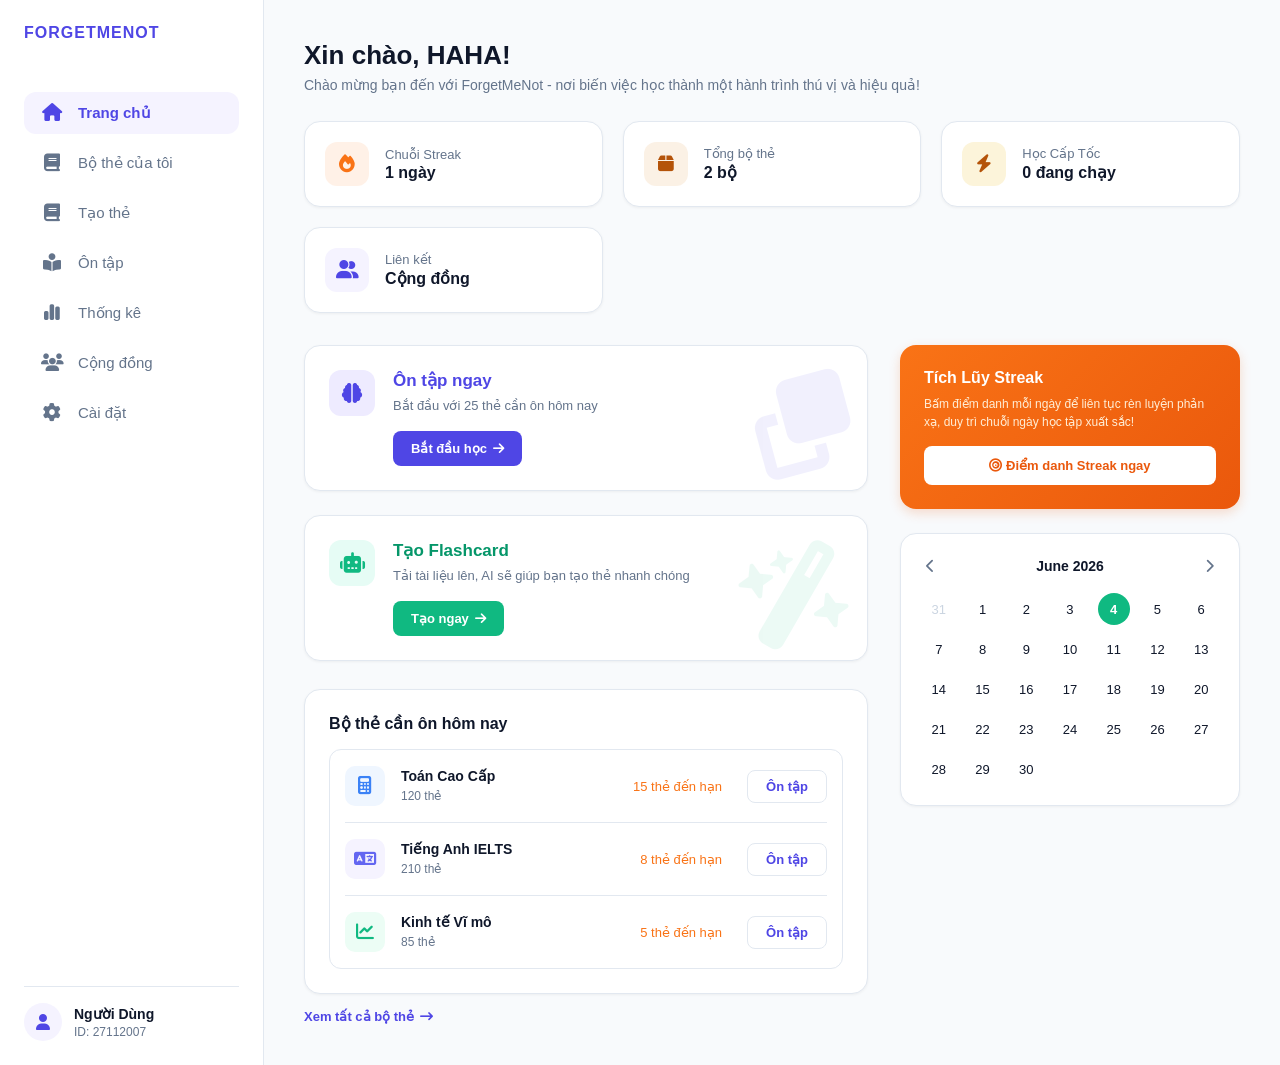
<file: index.html>
<!DOCTYPE html>
<html lang="vi">
<head>
    <meta charset="UTF-8">
    <meta name="viewport" content="width=device-width, initial-scale=1.0">
    <title>ForgetMeNot</title>
    <link rel="stylesheet" href="dashboard.css">
    <link rel="stylesheet" href="style.css">
    <link rel="stylesheet" href="https://cdnjs.cloudflare.com/ajax/libs/font-awesome/6.4.0/css/all.min.css">
</head>
<body>

    <div class="app-container">
        
        <aside class="sidebar" id="sidebar">
            <div class="sidebar-header">
                <div class="logo">
                    <span class="logo-text">ForgetMeNot</span>
                </div>
            </div>

            <nav class="sidebar-menu">
                <a href="index.html" class="menu-item active">
                    <i class="fa-solid fa-house"></i>
                    <span class="menu-text">Trang chủ</span>
                </a>
                <a href="bothe.html" class="menu-item">
                    <i class="fa-solid fa-book"></i>
                    <span class="menu-text">Bộ thẻ của tôi</span>
                </a>
                <a href="taothe.html" class="menu-item">
                    <i class="fa-solid fa-book"></i>
                    <span class="menu-text">Tạo thẻ</span>
                </a>
                <a href="ontap.html" class="menu-item">
                    <i class="fa-solid fa-book-open-reader"></i>
                    <span class="menu-text">Ôn tập</span>
                </a>
                <a href="thongke.html" class="menu-item">
                    <i class="fa-solid fa-chart-simple"></i>
                    <span class="menu-text">Thống kê</span>
                </a>
                <a href="congdong.html" class="menu-item">
                    <i class="fa-solid fa-users"></i>
                    <span class="menu-text">Cộng đồng</span>
                </a>
                <a href="caidat.html" class="menu-item">
                    <i class="fa-solid fa-gear"></i>
                    <span class="menu-text">Cài đặt</span>
                </a>
            </nav>

            <div class="sidebar-footer">
                <div class="user-avatar">
                    <i class="fa-solid fa-user"></i>
                </div>
                <div class="user-info">
                    <p class="user-name">Người Dùng</p>
                    <p class="user-id">ID: 27112007</p>
                </div>
            </div>
        </aside>

        <main class="main-content">
            
            <header class="content-header">
                <h1>Xin chào, HAHA!</h1>
                <p class="welcome-message">Chào mừng bạn đến với ForgetMeNot - nơi biến việc học thành một hành trình thú vị và hiệu quả!
                </p>
                <b></b>
            </header>

            <section class="quick-stats-grid">
                <div class="stat-card">
                    <div class="stat-icon icon-orange"><i class="fa-solid fa-fire"></i></div>
                    <div class="stat-info">
                        <span>Chuỗi Streak</span>
                        <strong>1 ngày</strong>
                    </div>
                </div>
                <div class="stat-card">
                    <div class="stat-icon icon-brown"><i class="fa-solid fa-box"></i></div>
                    <div class="stat-info">
                        <span>Tổng bộ thẻ</span>
                        <strong>2 bộ</strong>
                    </div>
                </div>
                <div class="stat-card">
                    <div class="stat-icon icon-lightning"><i class="fa-solid fa-bolt"></i></div>
                    <div class="stat-info">
                        <span>Học Cấp Tốc</span>
                        <strong>0 đang chạy</strong>
                    </div>
                </div>
                <div class="stat-card">
                    <div class="stat-icon icon-purple"><i class="fa-solid fa-user-group"></i></div>
                    <div class="stat-info">
                        <span>Liên kết</span>
                        <strong>Cộng đồng</strong>
                    </div>
                </div>
            </section>

            <div class="dashboard-body">
                
                <div class="left-column">
                    
                    <section class="features-action-grid">
    
    <div class="action-card review-card">
        <div class="action-icon-block block-purple">
            <i class="fa-solid fa-brain"></i>
        </div>
        <div class="action-card-content">
            <h3>Ôn tập ngay</h3>
            <p>Bắt đầu với 25 thẻ cần ôn hôm nay</p>
            <button class="btn btn-purple">Bắt đầu học <i class="fa-solid fa-arrow-right"></i></button>
        </div>
        <div class="illustration-img">
            <i class="fa-solid fa-clone"></i>
        </div>
    </div>

    <div class="action-card create-card">
        <div class="action-icon-block block-green">
            <i class="fa-solid fa-robot"></i>
        </div>
        <div class="action-card-content">
            <h3>Tạo Flashcard</h3>
            <p>Tải tài liệu lên, AI sẽ giúp bạn tạo thẻ nhanh chóng</p>
            <button class="btn btn-green">Tạo ngay <i class="fa-solid fa-arrow-right"></i></button>
        </div>
        <div class="illustration-img">
            <i class="fa-solid fa-wand-magic-sparkles"></i>
        </div>
    </div>
</section>

<section class="deck-list-container">
    <h3 class="deck-list-title">Bộ thẻ cần ôn hôm nay</h3>
    
    <div class="deck-list-content">
        
        <div class="deck-row-item">
            <div class="deck-left">
                <div class="deck-icon-box bg-blue">
                    <i class="fa-solid fa-calculator"></i>
                </div>
                <div class="deck-text">
                    <h4>Toán Cao Cấp</h4>
                    <span>120 thẻ</span>
                </div>
            </div>
            <div class="deck-right">
                <span class="txt-orange font-13">15 thẻ đến hạn</span>
                <button class="btn-outline-review">Ôn tập</button>
            </div>
        </div>

        <div class="deck-row-item">
            <div class="deck-left">
                <div class="deck-icon-box bg-purple">
                    <i class="fa-solid fa-language"></i>
                </div>
                <div class="deck-text">
                    <h4>Tiếng Anh IELTS</h4>
                    <span>210 thẻ</span>
                </div>
            </div>
            <div class="deck-right">
                <span class="txt-orange font-13">8 thẻ đến hạn</span>
                <button class="btn-outline-review">Ôn tập</button>
            </div>
        </div>

        <div class="deck-row-item">
            <div class="deck-left">
                <div class="deck-icon-box bg-green">
                    <i class="fa-solid fa-chart-line"></i>
                </div>
                <div class="deck-text">
                    <h4>Kinh tế Vĩ mô</h4>
                    <span>85 thẻ</span>
                </div>
            </div>
            <div class="deck-right">
                <span class="txt-orange font-13">5 thẻ đến hạn</span>
                <button class="btn-outline-review">Ôn tập</button>
            </div>
        </div>
    </div>
</section>
                    
                        <a href="#" class="view-all-decks">Xem tất cả bộ thẻ <i class="fa-solid fa-arrow-right-long"></i></a>
                    </section>
                </div>

                <div class="right-column">
                    <div class="streak-banner">
                        <h4>Tích Lũy Streak</h4>
                        <p>Bấm điểm danh mỗi ngày để liên tục rèn luyện phản xạ, duy trì chuỗi ngày học tập xuất sắc!</p>
                        <button class="btn-streak-check"><i class="fa-solid fa-bullseye"></i> Điểm danh Streak ngay</button>
                    </div>

                    <div class="calendar-card">
                        <div class="calendar-header">
                            <i class="fa-solid fa-chevron-left"></i>
                            <span>June 2026</span>
                            <i class="fa-solid fa-chevron-right"></i>
                        </div>
                        <div class="calendar-grid">
                            <span class="day disabled">31</span><span>1</span><span>2</span><span>3</span>
                            <span class="day active">4</span><span>5</span><span>6</span><span>7</span>
                            <span>8</span><span>9</span><span>10</span><span>11</span><span>12</span>
                            <span>13</span><span>14</span><span>15</span><span>16</span><span>17</span>
                            <span>18</span><span>19</span><span>20</span><span>21</span><span>22</span>
                            <span>23</span><span>24</span><span>25</span><span>26</span><span>27</span>
                            <span>28</span><span>29</span><span>30</span>
                        </div>
                    </div>
                </div>

            </div>
        </main>
    </div>
</body>
</html>
</file>
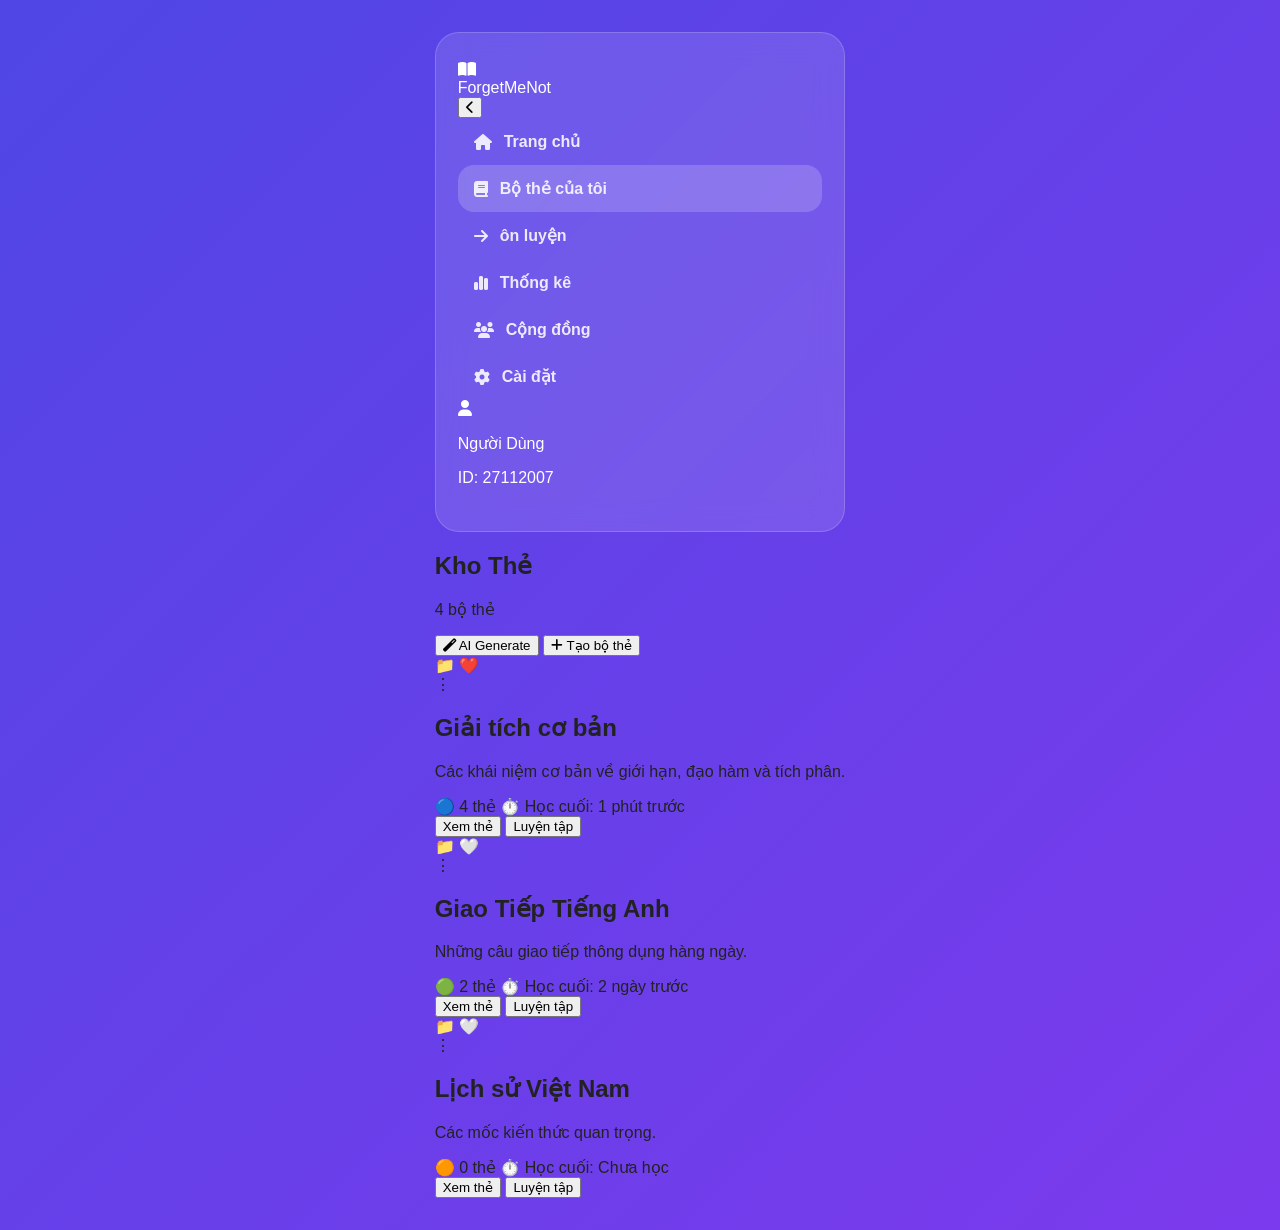
<file: bothe.html>
<!DOCTYPE html>
<html lang="vi">
<head>
    <meta charset="UTF-8">
    <meta name="viewport" content="width=device-width, initial-scale=1.0">
    <title>Các Bộ Thẻ Của Tôi</title>
    <link rel="stylesheet" href="bothe.css">
    <link rel="stylesheet" href="https://cdnjs.cloudflare.com/ajax/libs/font-awesome/6.4.0/css/all.min.css">
</head>
<body>

    <div class="app-container">
        
        <aside class="sidebar" id="sidebar">
            <div class="sidebar-header">
                <div class="logo">
                    <div class="logo-book-icon">
                        <i class="fa-solid fa-book-open"></i>
                    </div>
                    <span class="logo-text">ForgetMeNot</span>
                </div>
                <button class="toggle-btn">
                    <i class="fa-solid fa-chevron-left" id="toggle-icon"></i>
                </button>
            </div>

            <nav class="sidebar-menu">
                <a href="index.html" class="menu-item">
                    <i class="fa-solid fa-house"></i>
                    <span class="menu-text">Trang chủ</span>
                </a>
                <a href="bothe.html" class="menu-item active">
                    <i class="fa-solid fa-book"></i>
                    <span class="menu-text">Bộ thẻ của tôi</span>
                </a>
                <a href="ontap.html" class="menu-item">
                    <i class="fa-solid fa-arrow-right"></i>
                    <span class="menu-text">ôn luyện</span>
                </a>
                <a href="thongke.html" class="menu-item">
                    <i class="fa-solid fa-chart-simple"></i>
                    <span class="menu-text">Thống kê</span>
                </a>
                <a href="congdong.html" class="menu-item">
                    <i class="fa-solid fa-users"></i>
                    <span class="menu-text">Cộng đồng</span>
                </a>

                <a href="caidat.html" class="menu-item">
                    <i class="fa-solid fa-gear"></i>
                    <span class="menu-text">Cài đặt</span>
                </a>
            </nav>

            <div class="sidebar-footer">
                <div class="user-avatar">
                    <i class="fa-solid fa-user"></i>
                </div>
                <div class="user-info">
                    <p class="user-name">Người Dùng</p>
                    <p class="user-id">ID: 27112007</p>
                </div>
            </div>
        </aside>

        <section class="page">
            <div class="page-header">
                <div>
                    <h1>Kho Thẻ</h1>
                    <p class="page-subtitle">4 bộ thẻ</p>
                </div>
                <div class="page-actions">
                    <button class="secondary-btn"><i class="fa-solid fa-magic"></i> AI Generate</button>
                    <button class="primary-btn"><i class="fa-solid fa-plus"></i> Tạo bộ thẻ</button>
                </div>
            </div>

            <div class="deck-container">


            <div class="deck-card blue-deck">
                <div class="deck-header">
                    <div class="header-icons">
                        <span class="folder-icon">📁</span>
                        <span class="heart-icon">❤️</span>
                    </div>
                    <span class="menu-icon">⋮</span>
                </div>

                <div class="deck-content">
                    <h2>Giải tích cơ bản</h2>
                    <p>Các khái niệm cơ bản về giới hạn, đạo hàm và tích phân.</p>
                    
                    <div class="deck-stats">
                        <span class="stat-item">🔵 4 thẻ</span>
                        <span class="stat-item">⏱️ Học cuối: 1 phút trước</span>
                    </div>

                    <div class="deck-buttons">
                        <button class="btn-outline">Xem thẻ</button>
                        <button class="btn-blue">Luyện tập</button>
                    </div>
                </div>
            </div>

            <div class="deck-card green-deck">
                <div class="deck-header">
                    <div class="header-icons">
                        <span class="folder-icon">📁</span>
                        <span class="heart-icon">🤍</span>
                    </div>
                    <span class="menu-icon">⋮</span>
                </div>

                <div class="deck-content">
                    <h2>Giao Tiếp Tiếng Anh</h2>
                    <p>Những câu giao tiếp thông dụng hàng ngày.</p>
                    
                    <div class="deck-stats">
                        <span class="stat-item">🟢 2 thẻ</span>
                        <span class="stat-item">⏱️ Học cuối: 2 ngày trước</span>
                    </div>

                    <div class="deck-buttons">
                        <button class="btn-outline">Xem thẻ</button>
                        <button class="btn-green">Luyện tập</button>
                    </div>
                </div>
            </div>

            <div class="deck-card orange-deck">
                <div class="deck-header">
                    <div class="header-icons">
                        <span class="folder-icon">📁</span>
                        <span class="heart-icon">🤍</span>
                    </div>
                    <span class="menu-icon">⋮</span>
                </div>

                <div class="deck-content">
                    <h2>Lịch sử Việt Nam</h2>
                    <p>Các mốc kiến thức quan trọng.</p>
                    
                    <div class="deck-stats">
                        <span class="stat-item">🟠 0 thẻ</span>
                        <span class="stat-item">⏱️ Học cuối: Chưa học</span>
                    </div>

                    <div class="deck-buttons">
                        <button class="btn-outline">Xem thẻ</button>
                        <button class="btn-orange">Luyện tập</button>
                    </div>
                </div>
            </div>

        </div>
        </section>
    </div>
</body>
</html>
</file>
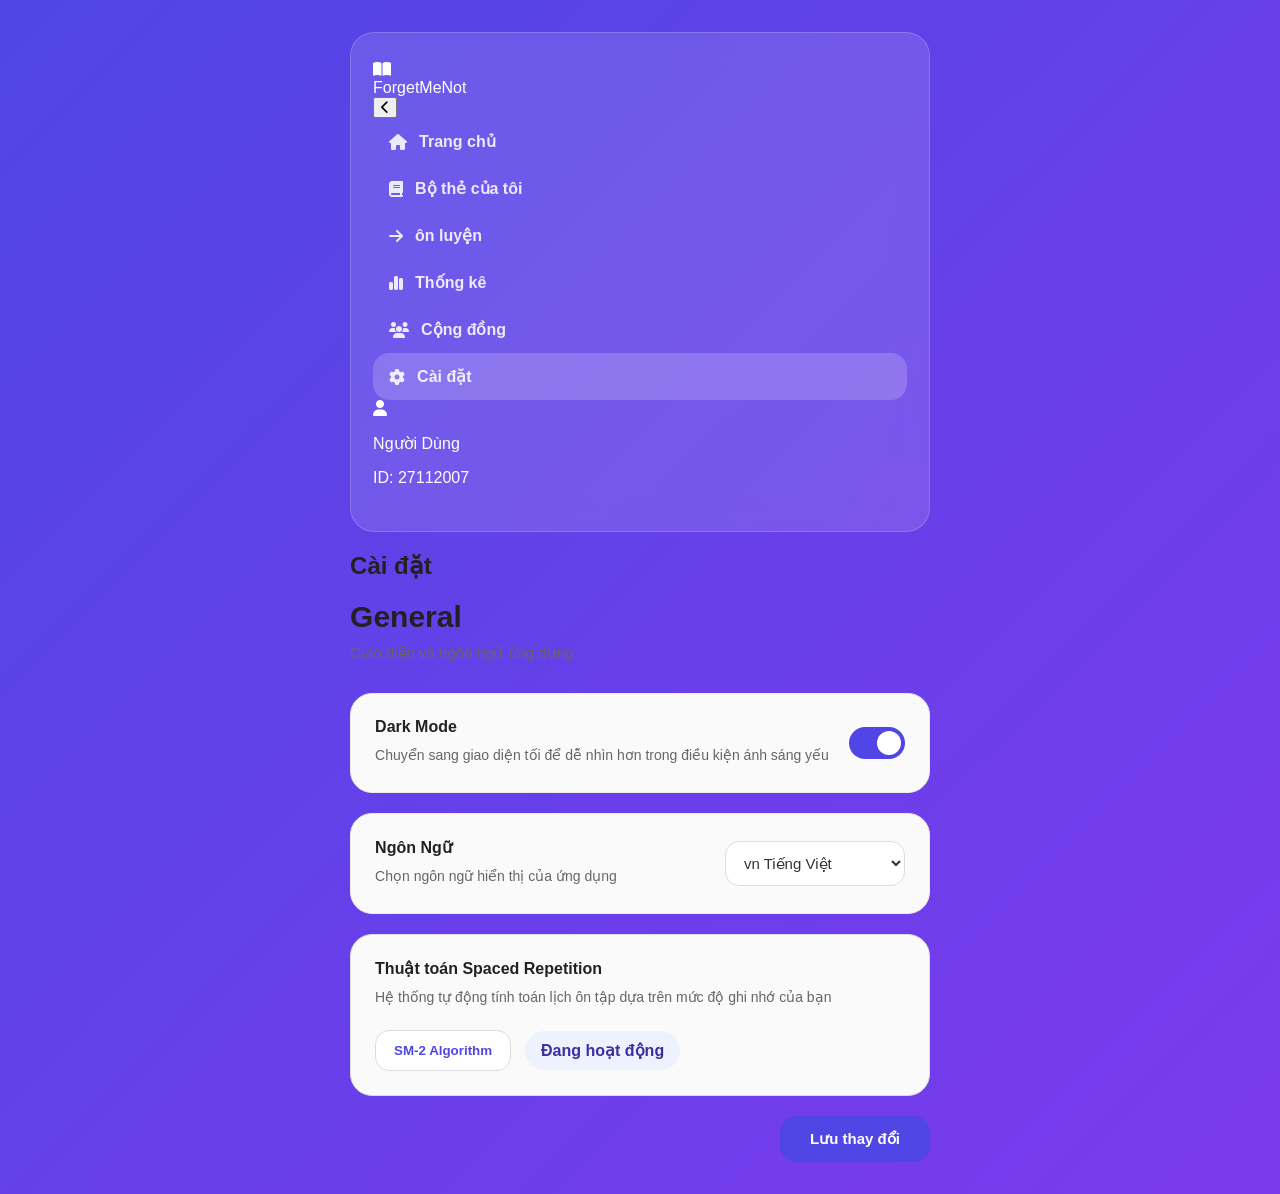
<file: caidat.html>
<!DOCTYPE html>
<html lang="vi">
<head>
    <meta charset="UTF-8">
    <meta name="viewport" content="width=device-width, initial-scale=1.0">
    <title>Cài đặt</title>
    <link rel="stylesheet" href="bothe.css">
    <link rel="stylesheet" href="caidat.css">
    <link rel="stylesheet" href="https://cdnjs.cloudflare.com/ajax/libs/font-awesome/6.4.0/css/all.min.css">
</head>
<body>
    <div class="app-container">
        <aside class="sidebar" id="sidebar">
            <div class="sidebar-header">
                <div class="logo">
                    <div class="logo-book-icon">
                        <i class="fa-solid fa-book-open"></i>
                    </div>
                    <span class="logo-text">ForgetMeNot</span>
                </div>
                <button class="toggle-btn">
                    <i class="fa-solid fa-chevron-left" id="toggle-icon"></i>
                </button>
            </div>


            <nav class="sidebar-menu">
                <a href="index.html" class="menu-item">
                    <i class="fa-solid fa-house"></i>
                    <span class="menu-text">Trang chủ</span>
                </a>
                <a href="bothe.html" class="menu-item">
                    <i class="fa-solid fa-book"></i>
                    <span class="menu-text">Bộ thẻ của tôi</span>
                </a>
                <a href="ontap.html" class="menu-item">
                    <i class="fa-solid fa-arrow-right"></i>
                    <span class="menu-text">ôn luyện</span>
                </a>
                <a href="thongke.html" class="menu-item">
                    <i class="fa-solid fa-chart-simple"></i>
                    <span class="menu-text">Thống kê</span>
                </a>
                <a href="congdong.html" class="menu-item">
                    <i class="fa-solid fa-users"></i>
                    <span class="menu-text">Cộng đồng</span>
                </a>
                <a href="caidat.html" class="menu-item active">
                    <i class="fa-solid fa-gear"></i>
                    <span class="menu-text">Cài đặt</span>
                </a>
            </nav>

            <div class="sidebar-footer">
                <div class="user-avatar">
                    <i class="fa-solid fa-user"></i>
                </div>
                <div class="user-info">
                    <p class="user-name">Người Dùng</p>
                    <p class="user-id">ID: 27112007</p>
                </div>
            </div>
        </aside>

        <section class="page">
            <h1>Cài đặt</h1>
            <div class="settings-content">
                <div class="content-header">
                    <div>
                        <h2>General</h2>
                        <p>Giao diện và ngôn ngữ ứng dụng</p>
                    </div>
                </div>

                <section class="setting-card">
                <div class="setting-row">
                    <div>
                        <p class="setting-label">Dark Mode</p>
                        <span class="setting-desc">Chuyển sang giao diện tối để dễ nhìn hơn trong điều kiện ánh sáng yếu</span>
                    </div>
                    <label class="toggle-switch">
                        <input type="checkbox" checked>
                        <span class="slider"></span>
                    </label>
                </div>
            </section>

            <section class="setting-card">
                <div class="setting-row">
                    <div>
                        <p class="setting-label">Ngôn Ngữ</p>
                        <span class="setting-desc">Chọn ngôn ngữ hiển thị của ứng dụng</span>
                    </div>
                    <select>
                        <option value="vi">vn Tiếng Việt</option>
                        <option value="en">en English</option>
                    </select>
                </div>
            </section>

            <section class="setting-card boxed-panel">
                <div class="panel-label">
                    <p class="setting-label">Thuật toán Spaced Repetition</p>
                    <span class="setting-desc">Hệ thống tự động tính toán lịch ôn tập dựa trên mức độ ghi nhớ của bạn</span>
                </div>
                <div class="panel-actions">
                    <button class="panel-btn">SM-2 Algorithm</button>
                    <span class="status-chip">Đang hoạt động</span>
                </div>
            </section>

            <div class="footer-actions">
                <button class="save-btn">Lưu thay đổi</button>
            </div>
        </div>
        </section>
    </div>
</body>
</html>
</file>
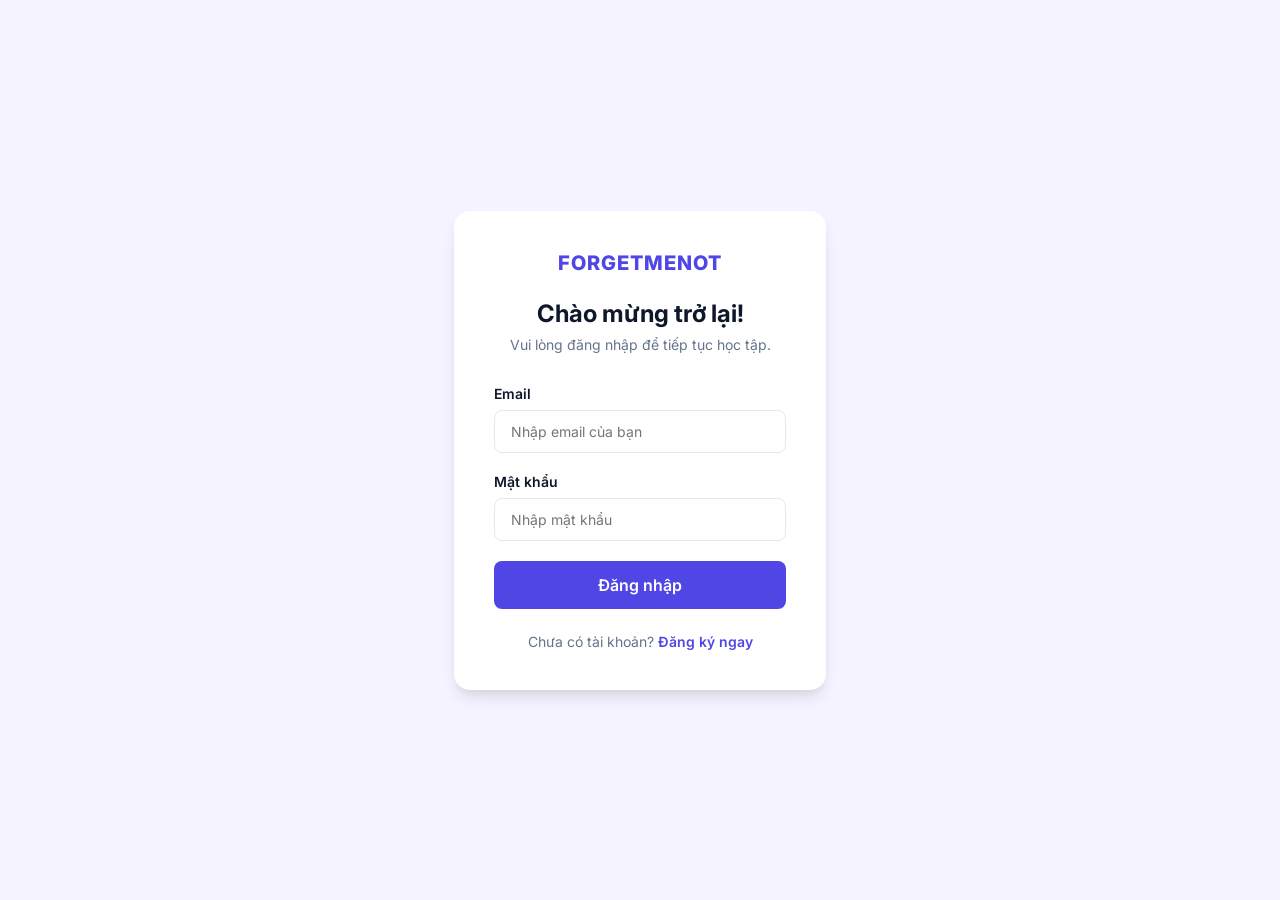
<file: login.html>
<!doctype html>
<html lang="vi">
  <head>
    <meta charset="UTF-8" />
    <meta name="viewport" content="width=device-width, initial-scale=1.0" />
    <title>Đăng nhập - FOGETMENOT</title>
    <link
      href="https://fonts.googleapis.com/css2?family=Inter:wght@400;500;600;700;800&display=swap"
      rel="stylesheet"
    />
    <link rel="stylesheet" href="style.css" />
  </head>
  <body class="login-body">
    <div class="login-container">
      <div class="login-box">
        <div class="login-logo">FORGETMENOT</div>
        <h1 class="login-title">Chào mừng trở lại!</h1>
        <p class="login-subtitle">Vui lòng đăng nhập để tiếp tục học tập.</p>
        <form class="login-form">
          <div class="input-group">
            <label for="email">Email</label>
            <input
              type="email"
              id="email"
              placeholder="Nhập email của bạn"
              required
            />
          </div>
          <div class="input-group">
            <label for="password">Mật khẩu</label>
            <input
              type="password"
              id="password"
              placeholder="Nhập mật khẩu"
              required
            />
          </div>
          <button type="submit" class="btn-login">Đăng nhập</button>
        </form>
        <p class="register-link">
          Chưa có tài khoản? <a href="#">Đăng ký ngay</a>
        </p>
      </div>
    </div>
  </body>
</html>
</file>
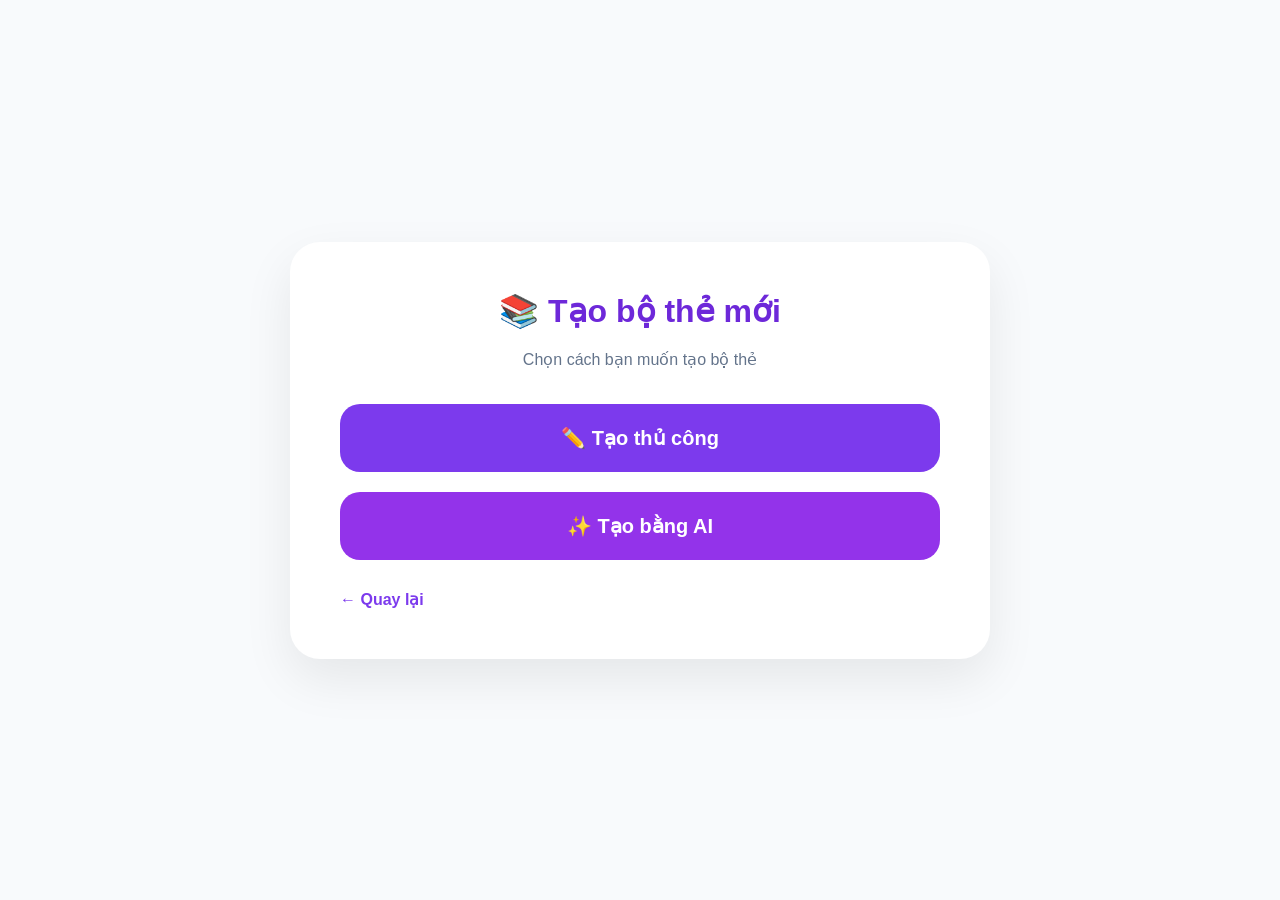
<file: taothe.html>
<!DOCTYPE html>
<html lang="vi">
<head>
    <meta charset="UTF-8">
    <meta name="viewport" content="width=device-width, initial-scale=1.0">
    <title>Chọn cách tạo thẻ</title>
    <link rel="stylesheet" href="styletaothe.css">
</head>
<body>

    <div class="choice-container">

        <h1>📚 Tạo bộ thẻ mới</h1>

        <p>Chọn cách bạn muốn tạo bộ thẻ</p>

        <a href="taothethuong.html" class="choice-btn">
            ✏️ Tạo thủ công
        </a>

        <a href="taotheAI.html" class="choice-btn choice-ai">
            ✨ Tạo bằng AI
        </a>
        <a href="index.html" class="back-btn">
            ← Quay lại
        </a>

    </div>

</body>
</html>
</file>
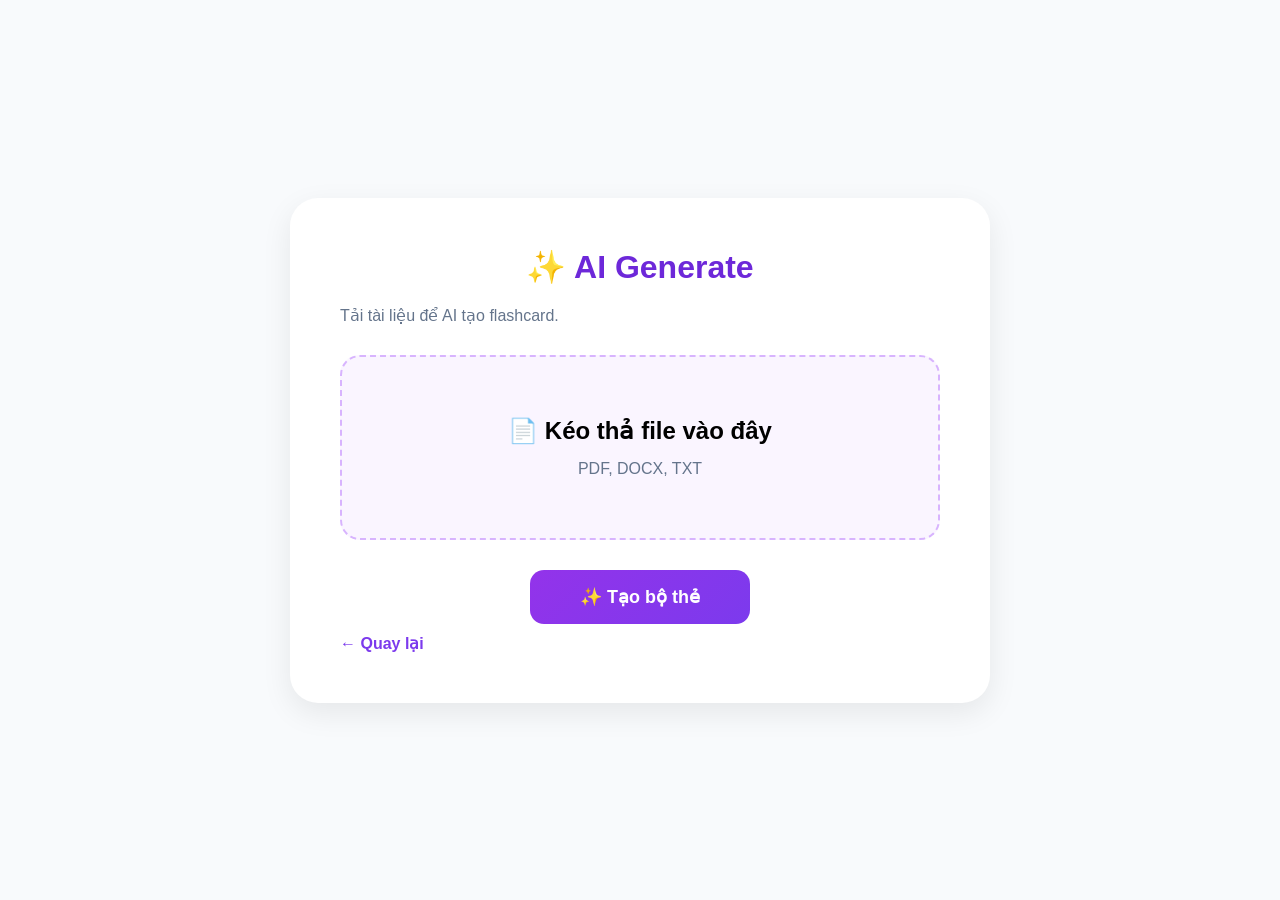
<file: taotheAI.html>
<!DOCTYPE html>
<html lang="vi">
<head>
    <meta charset="UTF-8">
    <title>AI Generate</title>
    <link rel="stylesheet" href="styletaothe.css">
</head>
<body>

<div class="container">

    <h1>✨ AI Generate</h1>

    <p>Tải tài liệu để AI tạo flashcard.</p>

    <div class="upload-box">

        <h2>📄 Kéo thả file vào đây</h2>

        <p>PDF, DOCX, TXT</p>

    </div>

    <button>✨ Tạo bộ thẻ</button>
    <a href="taothe.html" class="back-btn">
    ← Quay lại
</a>
</div>

</body>
</html>
</file>
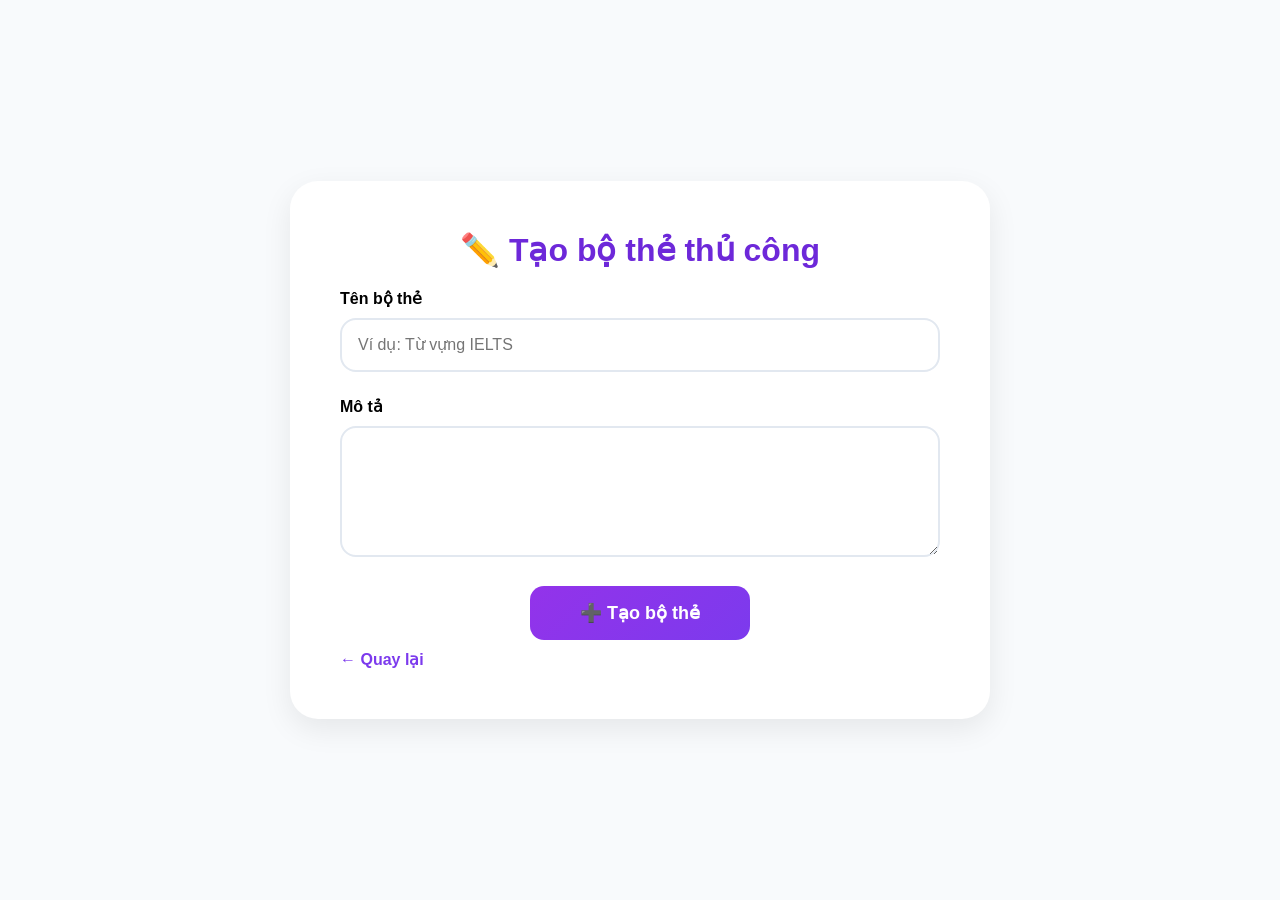
<file: taothethuong.html>
<!DOCTYPE html>
<html lang="vi">
<head>
    <meta charset="UTF-8">
    <title>Tạo bộ thẻ thủ công</title>
    <link rel="stylesheet" href="styletaothe.css">
</head>
<body>

<div class="container">

    <h1>✏️ Tạo bộ thẻ thủ công</h1>

    <div class="form-group">
        <label>Tên bộ thẻ</label>
        <input type="text" placeholder="Ví dụ: Từ vựng IELTS">
    </div>

    <div class="form-group">
        <label>Mô tả</label>
        <textarea rows="5"></textarea>
    </div>

    <button>➕ Tạo bộ thẻ</button>
    <a href="taothe.html" class="back-btn">
    ← Quay lại
</a>

</div>

</body>
</html>
</file>
<file: dashboard.css>
.sidebar-menu {
  display: flex;
  flex-direction: column;
  gap: 8px;
  margin-top: 10px;
}

.menu-item {
  display: flex;
  align-items: center;
  gap: 14px;
  padding: 12px 16px;
  color: var(--text-gray);
  font-weight: 500;
  border-radius: 12px;
  font-size: 15px;
  transition: all 0.2s ease;
}

.menu-item i {
  font-size: 18px;
  width: 24px;
  text-align: center;
  display: inline-flex;
  align-items: center;
  justify-content: center;
}

.menu-item.active {
  background-color: var(--light-purple);
  color: var(--primary-purple);
  font-weight: 700;
}

.menu-item:hover:not(.active) {
  background-color: var(--bg-gray);
  color: var(--text-dark);
}


.sidebar-footer {
  margin-top: auto;   
  padding-top: 16px;
  border-top: 1px solid var(--border-color);
  display: flex;  
  align-items: center;     
  gap: 12px;               
}

.user-avatar {
  width: 38px;
  height: 38px;
  background-color: var(--light-purple);
  color: var(--primary-purple);
  border-radius: 50%;
  display: flex;
  align-items: center;
  justify-content: center;
  font-size: 16px;
  flex-shrink: 0; 
}

.user-info {
  display: flex;
  flex-direction: column; 
  gap: 2px;
  text-align: left;
}

.user-name {
  font-weight: 600;
  font-size: 14px;
  color: var(--text-dark);
  line-height: 1.2;
}

.user-id {
  font-size: 12px;
  color: var(--text-gray);
  line-height: 1.2;
}



.main-content {
  flex: 1;
  padding: 40px;
  max-width: 1400px;
  margin: 0 auto;
  width: 100%;
}

.content-header h1 {
  font-size: 26px;
  font-weight: 700;
  margin-bottom: 6px;
  color: var(--text-dark);
}

.welcome-message {
  font-size: 14px;
  color: var(--text-gray);
  margin-bottom: 28px;
}




.quick-stats-grid {
  display: grid;
  grid-template-columns: repeat(auto-fit, minmax(220px, 1fr));
  gap: 20px;
  margin-bottom: 32px;
}

.stat-card {
  background-color: var(--white);
  border: 1px solid var(--border-color);
  padding: 20px;
  border-radius: 16px;
  display: flex;
  align-items: center;
  gap: 16px;
  box-shadow: 0 1px 3px rgba(0, 0, 0, 0.05);
}

.stat-icon {
  width: 44px;
  height: 44px;
  border-radius: 12px;
  display: flex;
  align-items: center;
  justify-content: center;
  font-size: 18px;
}



.icon-orange { background-color: rgba(249, 115, 22, 0.1); color: #f97316; }
.icon-brown { background-color: rgba(217, 119, 6, 0.1); color: #b45309; }
.icon-lightning { background-color: rgba(234, 179, 8, 0.15); color: #b45309; }
.icon-purple { background-color: var(--light-purple); color: var(--primary-purple); }

.stat-info span {
  display: block;
  font-size: 13px;
  color: var(--text-gray);
  margin-bottom: 2px;
}

.stat-info strong {
  font-size: 16px;
  font-weight: 700;
  color: var(--text-dark);
}



.dashboard-body {
  display: grid;
  grid-template-columns: 1fr 340px;
  gap: 32px;
  align-items: start;
}

@media (max-width: 1024px) {
  .dashboard-body {
    grid-template-columns: 1fr;
  }
}



.features-action-grid {
  display: grid;
  grid-template-columns: repeat(auto-fit, minmax(320px, 1fr));
  gap: 24px;
  margin-bottom: 28px;
}

.action-card {
  background-color: var(--white);
  border: 1px solid var(--border-color);
  border-radius: 16px;
  padding: 24px;
  display: flex;
  gap: 18px;
  position: relative;
  overflow: hidden;
  box-shadow: 0 1px 3px rgba(0, 0, 0, 0.05);
}

.action-icon-block {
  width: 46px;
  height: 46px;
  border-radius: 12px;
  display: flex;
  align-items: center;
  justify-content: center;
  font-size: 20px;
  flex-shrink: 0;
}

.block-purple { background-color: #eeebff; color: #4f46e5; }
.block-green { background-color: #e6fcf5; color: #10b981; }

.action-card-content {
  z-index: 2;
}

.action-card-content h3 {
  font-size: 17px;
  font-weight: 600;
  margin-bottom: 6px;
}

.review-card h3 { color: var(--primary-purple); }
.create-card h3 { color: #059669; }

.action-card-content p {
  font-size: 13px;
  color: var(--text-gray);
  margin-bottom: 16px;
  line-height: 1.4;
}


.btn {
  border: none;
  padding: 10px 18px;
  border-radius: 8px;
  color: var(--white);
  font-weight: 600;
  font-size: 13px;
  cursor: pointer;
  display: inline-flex;
  align-items: center;
  gap: 6px;
  transition: opacity 0.2s;
}

.btn-purple { background-color: var(--primary-purple); }
.btn-green { background-color: #10b981; }
.btn:hover { opacity: 0.9; }



.illustration-img {
  position: absolute;
  right: 16px;
  bottom: 8px;
  font-size: 95px;
  opacity: 0.08;
  pointer-events: none;
  transform: rotate(-15deg);
}

.review-card .illustration-img { color: #4f46e5; }
.create-card .illustration-img { color: #10b981; }





.deck-list-container {
  background-color: var(--white);
  border: 1px solid var(--border-color);
  border-radius: 16px;
  padding: 24px;
  box-shadow: 0 1px 3px rgba(0, 0, 0, 0.05);
}

.deck-list-title {
  font-size: 16px;
  font-weight: 700;
  margin-bottom: 16px;
}

.deck-list-content {
  display: flex;
  flex-direction: column;
  border: 1px solid var(--border-color);
  border-radius: 12px;
  overflow: hidden;
  padding: 0 15px;
}

.deck-row-item {
  display: flex;
  align-items: center;
  justify-content: space-between;
  padding: 16px 0;
  border-bottom: 1px solid var(--border-color);
}

.deck-row-item:last-child {
  border-bottom: none;
}

.deck-left {
  display: flex;
  align-items: center;
  gap: 16px;
}

.deck-icon-box {
  width: 40px;
  height: 40px;
  border-radius: 10px;
  display: flex;
  align-items: center;
  justify-content: center;
  font-size: 18px;
}

.deck-icon-box.bg-blue { background-color: #eff6ff; color: #3b82f6; }
.deck-icon-box.bg-purple { background-color: #f5f3ff; color: #6366f1; }
.deck-icon-box.bg-green { background-color: #ecfdf5; color: #10b981; }

.deck-text h4 {
  font-size: 14px;
  font-weight: 600;
  color: var(--text-dark);
  margin-bottom: 2px;
}

.deck-text span {
  font-size: 12px;
  color: var(--text-gray);
}

.deck-right {
  display: flex;
  align-items: center;
  gap: 25px;
}

.txt-orange { color: #f97316; }
.font-13 { font-size: 13px; }

.btn-outline-review {
  background-color: transparent;
  border: 1px solid var(--border-color);
  padding: 8px 18px;
  border-radius: 8px;
  font-weight: 600;
  color: var(--primary-purple);
  font-size: 13px;
  cursor: pointer;
  transition: all 0.2s;
}

.btn-outline-review:hover {
  background-color: rgba(79, 70, 229, 0.05);
}

.view-all-decks {
  display: inline-flex;
  align-items: center;
  gap: 6px;
  font-size: 13px;
  color: var(--primary-purple);
  font-weight: 600;
  margin-top: 15px;
  text-decoration: none;
}





.streak-banner {
  background: linear-gradient(135deg, #f97316, #ea580c);
  color: var(--white);
  padding: 24px;
  border-radius: 16px;
  margin-bottom: 24px;
  box-shadow: 0 4px 12px rgba(234, 88, 12, 0.2);
}

.streak-banner h4 {
  font-size: 16px;
  font-weight: 700;
  margin-bottom: 8px;
}

.streak-banner p {
  font-size: 12px;
  line-height: 1.5;
  color: #ffedd5;
  margin-bottom: 15px;
}

.btn-streak-check {
  width: 100%;
  border: none;
  background-color: var(--white);
  color: #ea580c;
  padding: 12px;
  border-radius: 8px;
  font-weight: 700;
  font-size: 13px;
  cursor: pointer;
  transition: transform 0.1s;
}

.btn-streak-check:active {
  transform: scale(0.98);
}


.calendar-card {
  background-color: var(--white);
  border: 1px solid var(--border-color);
  border-radius: 16px;
  padding: 20px;
  box-shadow: 0 1px 3px rgba(0, 0, 0, 0.05);
}

.calendar-header {
  display: flex;
  align-items: center;
  justify-content: space-between;
  font-size: 14px;
  font-weight: 700;
  margin-bottom: 15px;
  color: var(--text-dark);
}

.calendar-header i {
  cursor: pointer;
  color: var(--text-gray);
  padding: 5px;
}

.calendar-grid {
  display: grid;
  grid-template-columns: repeat(7, 1fr);
  gap: 8px;
  text-align: center;
}


.calendar-grid span {
  font-size: 13px;
  font-weight: 500;
  color: var(--text-dark);
  

  display: inline-flex;
  align-items: center;
  justify-content: center;
  width: 32px;
  height: 32px;
  margin: 0 auto;
  border-radius: 50%; 
}


.calendar-grid .disabled {
  color: #cbd5e1 !important;
}

.calendar-grid .active {
  background-color: #10b981 !important;
  color: var(--white) !important; 
  font-weight: 700;
}
</file>
<file: style.css>
* {
  margin: 0;
  padding: 0;
  box-sizing: border-box;
}




:root {
  --primary-purple: #4f46e5;
  --light-purple: #f5f3ff;
  --text-dark: #0f172a;
  --text-gray: #64748b;
  --bg-gray: #f8fafc;
  --border-color: #e2e8f0;
  --white: #ffffff;
}

* {
  margin: 0;
  padding: 0;
  box-sizing: border-box;
  font-family: "Inter", sans-serif;
}

body {
  background-color: var(--bg-gray);
  color: var(--text-dark);
}

a {
  text-decoration: none;
}


.app-container {
  display: flex;
  min-height: 100vh;
}


.sidebar {
  width: 264px;
  background-color: var(--white);
  border-right: 1px solid var(--border-color);
  padding: 24px;
  display: flex;
  flex-direction: column;
}

.logo {
  font-size: 16px;
  font-weight: 800;
  color: var(--primary-purple);
  margin-bottom: 40px;
  text-transform: uppercase;
  letter-spacing: 1px;
}


.login-body {
  background-color: var(--light-purple);
  display: flex;
  justify-content: center;
  align-items: center;
  min-height: 100vh;
}

.login-container {
  width: 100%;
  max-width: 420px;
  padding: 24px;
}

.login-box {
  background-color: var(--white);
  padding: 40px;
  border-radius: 16px;
  box-shadow:
    0 10px 15px -3px rgba(0, 0, 0, 0.1),
    0 4px 6px -2px rgba(0, 0, 0, 0.05);
  text-align: center;
}

.login-logo {
  font-size: 20px;
  font-weight: 800;
  color: var(--primary-purple);
  margin-bottom: 24px;
  text-transform: uppercase;
  letter-spacing: 1px;
}

.login-title {
  font-size: 24px;
  font-weight: 700;
  margin-bottom: 8px;
}

.login-subtitle {
  font-size: 14px;
  color: var(--text-gray);
  margin-bottom: 32px;
}

.login-form {
  text-align: left;
}

.input-group {
  margin-bottom: 20px;
}

.input-group label {
  display: block;
  font-size: 14px;
  font-weight: 600;
  margin-bottom: 8px;
}

.input-group input {
  width: 100%;
  padding: 12px 16px;
  border: 1px solid var(--border-color);
  border-radius: 8px;
  font-size: 14px;
  outline: none;
  transition: all 0.2s ease;
}

.input-group input:focus {
  border-color: var(--primary-purple);
  box-shadow: 0 0 0 3px rgba(79, 70, 229, 0.1);
}

.btn-login {
  width: 100%;
  padding: 14px;
  background-color: var(--primary-purple);
  color: var(--white);
  border: none;
  border-radius: 8px;
  font-size: 16px;
  font-weight: 600;
  cursor: pointer;
  transition: opacity 0.2s ease;
}

.btn-login:hover {
  opacity: 0.9;
}

.register-link {
  margin-top: 24px;
  font-size: 14px;
  color: var(--text-gray);
}

.register-link a {
  color: var(--primary-purple);
  font-weight: 600;
}

.register-link a:hover {
  text-decoration: underline;
}
</file>
<file: bothe.css>
body{
    background: linear-gradient(135deg, #4f46e5 0%, #7c3aed 100%);
    font-family: 'Segoe UI', Arial, sans-serif;
    display: flex;
    justify-content: center;
    align-items: center;
    min-height: 100vh;
    padding: 24px;
    color: #222;
}

.settings-app{
    display: grid;
    grid-template-columns: 280px 1fr;
    gap: 24px;
    width: min(1180px, 100%);
    padding: 24px;
}

.sidebar{
    background: rgba(255,255,255,0.12);
    border: 1px solid rgba(255,255,255,0.18);
    border-radius: 24px;
    padding: 28px 22px;
    backdrop-filter: blur(14px);
    color: white;
}

.sidebar-header h1{
    margin: 0 0 8px;
    font-size: 28px;
    letter-spacing: -0.03em;
}

.sidebar-header p{
    margin: 0;
    font-size: 14px;
    color: rgba(255,255,255,0.78);
    line-height: 1.6;
}

.menu{
    margin-top: 32px;
    display: grid;
    gap: 10px;
}

.menu-item{
    display: flex;
    align-items: center;
    gap: 12px;
    padding: 14px 16px;
    border-radius: 16px;
    color: rgba(255,255,255,0.88);
    text-decoration: none;
    font-weight: 600;
    transition: background 0.25s ease;
}

.menu-item.active,
.menu-item:hover{
    background: rgba(255,255,255,0.18);
}

.menu-item .icon{
    display: inline-flex;
    width: 30px;
    height: 30px;
    align-items: center;
    justify-content: center;
    background: rgba(255,255,255,0.12);
    border-radius: 10px;
}

.content{
    background: white;
    border-radius: 28px;
    padding: 32px;
    box-shadow: 0 24px 70px rgba(0,0,0,0.12);
}

.content-header{
    display: flex;
    justify-content: space-between;
    align-items: center;
    margin-bottom: 28px;
}

.content-header h2{
    margin: 0;
    font-size: 30px;
}

.content-header p{
    margin: 6px 0 0;
    color: #666;
    font-size: 15px;
    line-height: 1.7;
}

.setting-card{
    background: #fafafa;
    border: 1px solid #ececec;
    border-radius: 22px;
    padding: 24px;
    margin-bottom: 20px;
}

.setting-row{
    display: flex;
    align-items: center;
    justify-content: space-between;
    gap: 20px;
}

.setting-label{
    margin: 0 0 8px;
    font-size: 16px;
    font-weight: 700;
    color: #222;
}

.setting-desc{
    display: block;
    color: #666;
    font-size: 14px;
    line-height: 1.7;
}

.toggle-switch{
    position: relative;
    display: inline-block;
    width: 56px;
    height: 32px;
}

.toggle-switch input{
    opacity: 0;
    width: 0;
    height: 0;
}

.slider{
    position: absolute;
    cursor: pointer;
    inset: 0;
    background: #d6d6d6;
    border-radius: 999px;
    transition: background 0.25s ease;
}

.slider:before{
    content: "";
    position: absolute;
    left: 4px;
    top: 4px;
    width: 24px;
    height: 24px;
    border-radius: 50%;
    background: white;
    transition: transform 0.25s ease;
}

.toggle-switch input:checked + .slider{
    background: #4f46e5;
}

.toggle-switch input:checked + .slider:before{
    transform: translateX(24px);
}

select{
    min-width: 180px;
    padding: 12px 14px;
    border: 1px solid #ddd;
    border-radius: 14px;
    font-size: 15px;
    background: white;
    color: #333;
}

.boxed-panel{
    border-color: #dcdcdc;
}

.panel-label{
    margin-bottom: 20px;
}

.panel-actions{
    display: flex;
    flex-wrap: wrap;
    gap: 14px;
    align-items: center;
}

.panel-btn{
    padding: 12px 18px;
    border: 1px solid #dcdcdc;
    border-radius: 14px;
    background: white;
    color: #4f46e5;
    font-weight: 700;
    cursor: pointer;
}

.status-chip{
    display: inline-flex;
    align-items: center;
    justify-content: center;
    padding: 10px 16px;
    border-radius: 999px;
    background: #eef2ff;
    color: #3730a3;
    font-weight: 700;
}

.footer-actions{
    display: flex;
    justify-content: flex-end;
    margin-top: 10px;
}

.save-btn{
    padding: 14px 30px;
    border: none;
    border-radius: 16px;
    background: #4f46e5;
    color: white;
    font-size: 15px;
    font-weight: 700;
    cursor: pointer;
    transition: transform 0.2s ease, box-shadow 0.2s ease;
}

.save-btn:hover{
    transform: translateY(-1px);
    box-shadow: 0 14px 30px rgba(79, 70, 229, 0.24);
}

@media (max-width: 980px) {
    .settings-app{
        grid-template-columns: 1fr;
    }

    .sidebar{
        order: 2;
    }
}

@media (max-width: 720px) {
    .settings-app{
        padding: 16px;
    }

    .content,
    .sidebar{
        padding: 20px;
    }

    .setting-row{
        flex-direction: column;
        align-items: flex-start;
    }

    .footer-actions{
        justify-content: flex-start;
    }
}
</file>
<file: caidat.css>
body{
    background: linear-gradient(135deg, #4f46e5 0%, #7c3aed 100%);
    font-family: 'Segoe UI', Arial, sans-serif;
    display: flex;
    justify-content: center;
    align-items: center;
    min-height: 100vh;
    padding: 24px;
    color: #222;
}

.settings-app{
    display: grid;
    grid-template-columns: 280px 1fr;
    gap: 24px;
    width: min(1180px, 100%);
    padding: 24px;
}

.sidebar{
    background: rgba(255,255,255,0.12);
    border: 1px solid rgba(255,255,255,0.18);
    border-radius: 24px;
    padding: 28px 22px;
    backdrop-filter: blur(14px);
    color: white;
}

.sidebar-header h1{
    margin: 0 0 8px;
    font-size: 28px;
    letter-spacing: -0.03em;
}

.sidebar-header p{
    margin: 0;
    font-size: 14px;
    color: rgba(255,255,255,0.78);
    line-height: 1.6;
}

.menu{
    margin-top: 32px;
    display: grid;
    gap: 10px;
}

.menu-item{
    display: flex;
    align-items: center;
    gap: 12px;
    padding: 14px 16px;
    border-radius: 16px;
    color: rgba(255,255,255,0.88);
    text-decoration: none;
    font-weight: 600;
    transition: background 0.25s ease;
}

.menu-item.active,
.menu-item:hover{
    background: rgba(255,255,255,0.18);
}

.menu-item .icon{
    display: inline-flex;
    width: 30px;
    height: 30px;
    align-items: center;
    justify-content: center;
    background: rgba(255,255,255,0.12);
    border-radius: 10px;
}

.content{
    background: white;
    border-radius: 28px;
    padding: 32px;
    box-shadow: 0 24px 70px rgba(0,0,0,0.12);
}

.content-header{
    display: flex;
    justify-content: space-between;
    align-items: center;
    margin-bottom: 28px;
}

.content-header h2{
    margin: 0;
    font-size: 30px;
}

.content-header p{
    margin: 6px 0 0;
    color: #666;
    font-size: 15px;
    line-height: 1.7;
}

.setting-card{
    background: #fafafa;
    border: 1px solid #ececec;
    border-radius: 22px;
    padding: 24px;
    margin-bottom: 20px;
}

.setting-row{
    display: flex;
    align-items: center;
    justify-content: space-between;
    gap: 20px;
}

.setting-label{
    margin: 0 0 8px;
    font-size: 16px;
    font-weight: 700;
    color: #222;
}

.setting-desc{
    display: block;
    color: #666;
    font-size: 14px;
    line-height: 1.7;
}

.toggle-switch{
    position: relative;
    display: inline-block;
    width: 56px;
    height: 32px;
}

.toggle-switch input{
    opacity: 0;
    width: 0;
    height: 0;
}

.slider{
    position: absolute;
    cursor: pointer;
    inset: 0;
    background: #d6d6d6;
    border-radius: 999px;
    transition: background 0.25s ease;
}

.slider:before{
    content: "";
    position: absolute;
    left: 4px;
    top: 4px;
    width: 24px;
    height: 24px;
    border-radius: 50%;
    background: white;
    transition: transform 0.25s ease;
}

.toggle-switch input:checked + .slider{
    background: #4f46e5;
}

.toggle-switch input:checked + .slider:before{
    transform: translateX(24px);
}

select{
    min-width: 180px;
    padding: 12px 14px;
    border: 1px solid #ddd;
    border-radius: 14px;
    font-size: 15px;
    background: white;
    color: #333;
}

.boxed-panel{
    border-color: #dcdcdc;
}

.panel-label{
    margin-bottom: 20px;
}

.panel-actions{
    display: flex;
    flex-wrap: wrap;
    gap: 14px;
    align-items: center;
}

.panel-btn{
    padding: 12px 18px;
    border: 1px solid #dcdcdc;
    border-radius: 14px;
    background: white;
    color: #4f46e5;
    font-weight: 700;
    cursor: pointer;
}

.status-chip{
    display: inline-flex;
    align-items: center;
    justify-content: center;
    padding: 10px 16px;
    border-radius: 999px;
    background: #eef2ff;
    color: #3730a3;
    font-weight: 700;
}

.footer-actions{
    display: flex;
    justify-content: flex-end;
    margin-top: 10px;
}

.save-btn{
    padding: 14px 30px;
    border: none;
    border-radius: 16px;
    background: #4f46e5;
    color: white;
    font-size: 15px;
    font-weight: 700;
    cursor: pointer;
    transition: transform 0.2s ease, box-shadow 0.2s ease;
}

.save-btn:hover{
    transform: translateY(-1px);
    box-shadow: 0 14px 30px rgba(79, 70, 229, 0.24);
}

@media (max-width: 980px) {
    .settings-app{
        grid-template-columns: 1fr;
    }

    .sidebar{
        order: 2;
    }
}

@media (max-width: 720px) {
    .settings-app{
        padding: 16px;
    }

    .content,
    .sidebar{
        padding: 20px;
    }

    .setting-row{
        flex-direction: column;
        align-items: flex-start;
    }

    .footer-actions{
        justify-content: flex-start;
    }
}
</file>
<file: styletaothe.css>
:root{
    --purple: #7c3aed;
    --purple-dark: #6d28d9;
    --ai-purple: #9333ea;

    --text-dark: #1e293b;
    --text-gray: #64748b;

    --border-color: #e2e8f0;

    --white: #ffffff;
}

*{
    margin:0;
    padding:0;
    box-sizing:border-box;
}

body{
    background:#f8fafc;

    min-height:100vh;

    display:flex;
    justify-content:center;
    align-items:center;

    font-family:'Segoe UI', sans-serif;
}

p{
    color:var(--text-gray);

    line: height 1;
}

.container{
    width:700px;
    background:white;
    padding:50px;
    border-radius:28px;
    box-shadow:
        0 10px 30px rgba(0,0,0,.08);
}
.choice-container{

    width:700px;

    background:var(--white);

    padding:50px;

    border-radius:30px;

    box-shadow:0 20px 50px rgba(0,0,0,0.08);
}

h1{
    text-align:center;

    color:var(--purple-dark);

    margin-bottom:20px;
}

.description,
.choice-container p{
    text-align:center;

    color:var(--text-gray);

    margin-bottom:35px;
}

.back-btn{
    text-decoration:none;

    color:var(--purple);

    font-weight:bold;

    display:inline-block;
    margin-top:10px;
}

.choice-btn{

    display:block;

    text-decoration:none;

    background:var(--purple);

    color:white;

    padding:22px;

    border-radius:20px;

    font-size:20px;
    font-weight:600;

    text-align:center;

    margin-bottom:20px;

    transition:0.3s;
}

.choice-btn:hover{

    transform:translateY(-4px);

    box-shadow:0 15px 30px rgba(124,58,237,0.25);
}

.choice-ai{
    background:var(--ai-purple);
}

.form-group{
    margin-bottom:25px;
}

label{
    display:block;

    margin-bottom:10px;

    font-weight:600;
}

input,
textarea,
select{

    width:100%;

    padding:16px;

    border:2px solid var(--border-color);

    border-radius:16px;

    outline:none;

    font-size:16px;

    transition:0.3s;
}

input:focus,
textarea:focus,
select:focus{

    border-color:var(--purple);

    box-shadow:0 0 10px rgba(124,58,237,0.15);
}

textarea{
    resize:vertical;
}

button{
    width:220px;

    display:block;

    margin:auto;

    padding:16px 24px;

    border:none;

    border-radius:14px;

    background:linear-gradient(
        135deg,
        #9333ea,
        #7c3aed
    );

    color:white;

    font-size:18px;

    font-weight:600;
}

button:hover{
    opacity:0.9;
}

.upload-box{
    border:2px dashed #d8b4fe;

    border-radius:20px;

    background:#faf5ff;

    padding:60px 20px;

    text-align:center;

    margin:30px 0;
}

.upload-box h2{
    margin-bottom:15px;
}

@media (max-width:768px){

    .container,
    .choice-container{

        width:90%;

        padding:35px;
    }

}
</file>
